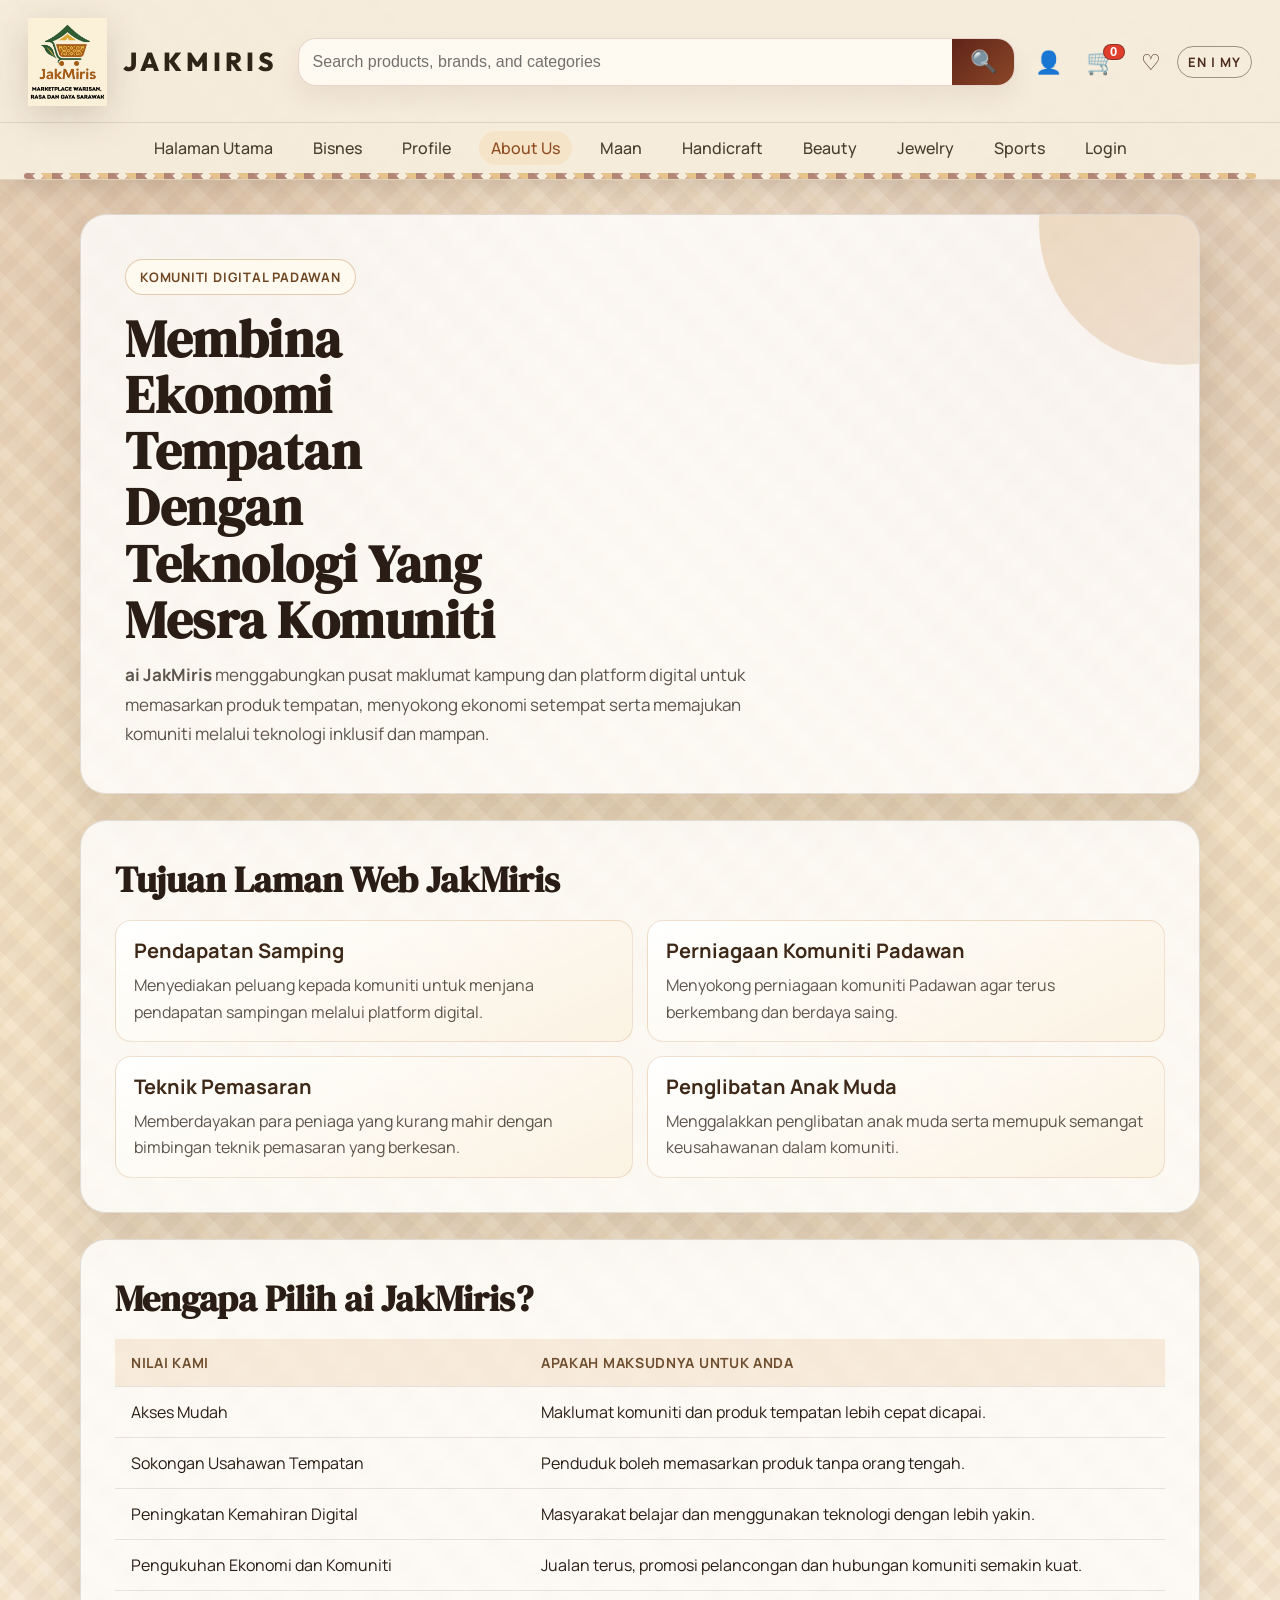
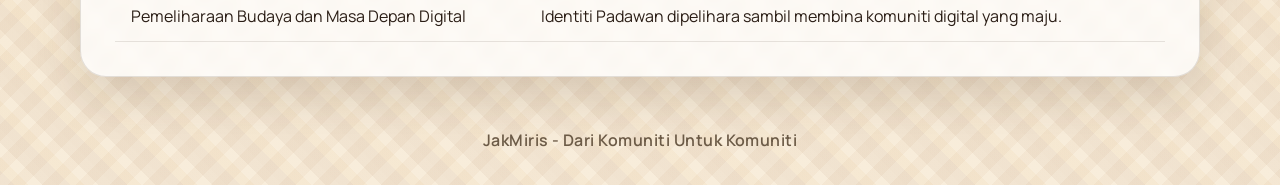
<file: aboutus.html>
<!DOCTYPE html>
<html lang="ms">
<head>
  <meta charset="UTF-8">
  <meta name="viewport" content="width=device-width, initial-scale=1.0">
  <title>Tentang Kami - JakMiris</title>
  <link rel="stylesheet" type="text/css" href="CSS/style.css">
  <link rel="stylesheet" type="text/css" href="CSS/aboutusstyle.css">
</head>
<body class="home-page">
  <div class="page-shell">
    <header class="store-header">
      <div class="top-bar">
        <div class="brand-block">
          <img class="brand-logo" src="ICON/LOGO/Jak Miris Shop (4).png" alt="JakMiris Logo">
          <div class="brand-text">
            <span>JAKMIRIS</span>
          </div>
        </div>
        <div class="search-wrap">
          <input type="text" placeholder="Search products, brands, and categories">
          <button aria-label="Search">🔍</button>
        </div>
        <div class="top-actions">
          <a href="login.html" title="Account" style="text-decoration:none; color:inherit;">👤</a>
          <button class="cart-btn" id="cart-btn" title="Troli beli-belah" type="button" aria-label="Troli beli-belah" aria-controls="cart-panel" aria-expanded="false">
            🛒
            <span class="cart-badge visible" id="cart-badge">0</span>
          </button>
          <span title="Wishlist">♡</span>
          <span title="Language">EN | MY</span>
        </div>
      </div>

      <nav class="sub-nav">
        <a href="index.html">Halaman Utama</a>
        <a href="bisnes.html">Bisnes</a>
        <a href="profile.html">Profile</a>
        <a href="aboutus.html" class="active">About Us</a>
        <a href="maan.html">Maan</a>
        <a href="kraftangan.html">Handicraft</a>
        <a href="beauty.html">Beauty</a>
        <a href="jewerly.html">Jewelry</a>
        <a href="sport.html">Sports</a>
        <a href="login.html">Login</a>
      </nav>
    </header>

    <div class="cart-overlay" id="cart-overlay"></div>
    <aside class="cart-panel" id="cart-panel" aria-hidden="true">
      <div class="cart-panel-head">
        <h3>Troli Anda</h3>
        <button class="cart-close-btn" id="cart-close-btn" type="button" aria-label="Tutup troli">&times;</button>
      </div>
      <div class="cart-items" id="cart-items"></div>
      <div class="cart-panel-foot">
        <span class="cart-total-text" id="cart-total-text">0 item</span>
        <button class="cart-clear-btn" id="cart-clear-btn" type="button">Kosongkan</button>
      </div>
    </aside>

    <main class="about-main">
    <section class="hero-about">
      <p class="eyebrow">Komuniti Digital Padawan</p>
      <h1>Membina Ekonomi Tempatan Dengan Teknologi Yang Mesra Komuniti</h1>
      <p class="lead">
        <strong>ai JakMiris</strong> menggabungkan pusat maklumat kampung dan platform digital untuk
        memasarkan produk tempatan, menyokong ekonomi setempat serta memajukan komuniti melalui
        teknologi inklusif dan mampan.
      </p>
    </section>

    <section class="goals" aria-label="Tujuan Laman Web JakMiris">
      <h2>Tujuan Laman Web JakMiris</h2>
      <div class="goal-grid">
        <article class="goal-card">
          <h3>Pendapatan Samping</h3>
          <p>Menyediakan peluang kepada komuniti untuk menjana pendapatan sampingan melalui platform digital.</p>
        </article>
        <article class="goal-card">
          <h3>Perniagaan Komuniti Padawan</h3>
          <p>Menyokong perniagaan komuniti Padawan agar terus berkembang dan berdaya saing.</p>
        </article>
        <article class="goal-card">
          <h3>Teknik Pemasaran</h3>
          <p>Memberdayakan para peniaga yang kurang mahir dengan bimbingan teknik pemasaran yang berkesan.</p>
        </article>
        <article class="goal-card">
          <h3>Penglibatan Anak Muda</h3>
          <p>Menggalakkan penglibatan anak muda serta memupuk semangat keusahawanan dalam komuniti.</p>
        </article>
      </div>
    </section>

    <section class="value-panel" aria-label="Mengapa pilih ai JakMiris">
      <h2>Mengapa Pilih ai JakMiris?</h2>
      <div class="value-table-wrap">
        <table class="values" role="table" aria-label="Nilai JakMiris">
          <thead>
            <tr>
              <th scope="col">Nilai Kami</th>
              <th scope="col">Apakah Maksudnya Untuk Anda</th>
            </tr>
          </thead>
          <tbody>
            <tr>
              <td>Akses Mudah</td>
              <td>Maklumat komuniti dan produk tempatan lebih cepat dicapai.</td>
            </tr>
            <tr>
              <td>Sokongan Usahawan Tempatan</td>
              <td>Penduduk boleh memasarkan produk tanpa orang tengah.</td>
            </tr>
            <tr>
              <td>Peningkatan Kemahiran Digital</td>
              <td>Masyarakat belajar dan menggunakan teknologi dengan lebih yakin.</td>
            </tr>
            <tr>
              <td>Pengukuhan Ekonomi dan Komuniti</td>
              <td>Jualan terus, promosi pelancongan dan hubungan komuniti semakin kuat.</td>
            </tr>
            <tr>
              <td>Pemeliharaan Budaya dan Masa Depan Digital</td>
              <td>Identiti Padawan dipelihara sambil membina komuniti digital yang maju.</td>
            </tr>
          </tbody>
        </table>
      </div>
    </section>
    </main>

    <footer class="about-footer">
      <p>JakMiris - Dari Komuniti Untuk Komuniti</p>
    </footer>
  </div>

  <script>
    const CART_STORAGE_KEY = 'jakmiris_cart_items';

    const badge = document.getElementById('cart-badge');
    const cartBtn = document.getElementById('cart-btn');
    const cartPanel = document.getElementById('cart-panel');
    const cartOverlay = document.getElementById('cart-overlay');
    const cartCloseBtn = document.getElementById('cart-close-btn');
    const cartClearBtn = document.getElementById('cart-clear-btn');
    const cartItemsEl = document.getElementById('cart-items');
    const cartTotalText = document.getElementById('cart-total-text');

    function getCartItems() {
      try {
        const raw = localStorage.getItem(CART_STORAGE_KEY);
        const parsed = raw ? JSON.parse(raw) : [];
        return Array.isArray(parsed) ? parsed : [];
      } catch (err) {
        return [];
      }
    }

    function saveCartItems(items) {
      localStorage.setItem(CART_STORAGE_KEY, JSON.stringify(items));
    }

    function updateCartBadge() {
      if (!badge) return;
      const count = getCartItems().length;
      badge.textContent = count;
      badge.classList.add('visible');
    }

    function groupCartItems(items) {
      const grouped = new Map();
      items.forEach(item => {
        const name = item && item.name ? item.name : 'Item';
        grouped.set(name, (grouped.get(name) || 0) + 1);
      });
      return grouped;
    }

    function renderCartPanel() {
      if (!cartItemsEl || !cartTotalText || !cartClearBtn) return;
      const items = getCartItems();
      const grouped = groupCartItems(items);

      cartItemsEl.innerHTML = '';

      if (grouped.size === 0) {
        cartItemsEl.innerHTML = '<div class="cart-empty">Troli masih kosong.</div>';
      } else {
        grouped.forEach((qty, name) => {
          const row = document.createElement('div');
          row.className = 'cart-item-row';
          row.innerHTML =
            '<span class="cart-item-name">' + name + '</span>' +
            '<span class="cart-item-qty">x' + qty + '</span>' +
            '<button class="cart-item-remove" data-name="' + name.replace(/"/g, '&quot;') + '" type="button">Buang 1</button>';
          cartItemsEl.appendChild(row);
        });
      }

      cartTotalText.textContent = items.length + (items.length === 1 ? ' item' : ' items');
      cartClearBtn.disabled = items.length === 0;
    }

    function openCartPanel() {
      if (!cartPanel || !cartOverlay || !cartBtn) return;
      renderCartPanel();
      cartPanel.classList.add('open');
      cartOverlay.classList.add('open');
      cartPanel.setAttribute('aria-hidden', 'false');
      cartBtn.setAttribute('aria-expanded', 'true');
    }

    function closeCartPanel() {
      if (!cartPanel || !cartOverlay || !cartBtn) return;
      cartPanel.classList.remove('open');
      cartOverlay.classList.remove('open');
      cartPanel.setAttribute('aria-hidden', 'true');
      cartBtn.setAttribute('aria-expanded', 'false');
    }

    function toggleCartPanel() {
      if (!cartPanel) return;
      if (cartPanel.classList.contains('open')) {
        closeCartPanel();
      } else {
        openCartPanel();
      }
    }

    function removeOneFromCart(itemName) {
      const items = getCartItems();
      const index = items.findIndex(item => (item && item.name ? item.name : 'Item') === itemName);
      if (index !== -1) {
        items.splice(index, 1);
        saveCartItems(items);
        updateCartBadge();
        renderCartPanel();
      }
    }

    updateCartBadge();
    renderCartPanel();

    if (cartBtn) {
      cartBtn.addEventListener('click', toggleCartPanel);
    }
    if (cartCloseBtn) {
      cartCloseBtn.addEventListener('click', closeCartPanel);
    }
    if (cartOverlay) {
      cartOverlay.addEventListener('click', closeCartPanel);
    }
    if (cartClearBtn) {
      cartClearBtn.addEventListener('click', () => {
        saveCartItems([]);
        updateCartBadge();
        renderCartPanel();
      });
    }

    if (cartItemsEl) {
      cartItemsEl.addEventListener('click', (event) => {
        const removeBtn = event.target.closest('.cart-item-remove');
        if (!removeBtn) return;
        removeOneFromCart(removeBtn.dataset.name || 'Item');
      });
    }

    document.addEventListener('keydown', (event) => {
      if (event.key === 'Escape') closeCartPanel();
    });

    window.addEventListener('storage', (event) => {
      if (event.key !== CART_STORAGE_KEY) return;
      updateCartBadge();
      renderCartPanel();
    });
  </script>
</body>
</html>
</file>
<file: CSS/style.css>
@import url('https://fonts.googleapis.com/css2?family=Outfit:wght@400;500;700;800;900&display=swap');

    @font-face {
        font-family: 'Glacial Indifference';
        src: url('path/to/GlacialIndifference-Bold.woff2') format('woff2'),
             url('path/to/GlacialIndifference-Bold.woff') format('woff');
        font-weight: bold;
        font-style: normal;
        font-display: swap;
    }

    .bisnes_margin{
        z-index: 100;
        margin-top: 50px;
        font-size: 30pt;
        font-weight: bolder;
        color: white;
        text-shadow: 2px 2px 5px #333;
        background-color: rgb(235, 201, 52);
        padding: 50px;
    }
    
    body {
        margin: 0;
        padding: 0;
        font-family: Glacial Indifference, sans-serif;
        background: linear-gradient(135deg, #FCF1D9 0%, #E8F4F8 50%, #F0E6FF 100%);
        min-height: 100vh;
        color: #333;
    }

    .home-page {
        --jm-black: #20150d;
        --jm-brown-1: #7a2f22;
        --jm-brown-2: #b86a35;
        --jm-gold: #d7a34a;
        --jm-cream: #f6eddc;
        --jm-white: #ffffff;
        --jm-text: #2a1d15;
        background:
            radial-gradient(circle at 12% 8%, rgba(140, 73, 34, 0.2), transparent 34%),
            radial-gradient(circle at 88% 14%, rgba(108, 46, 30, 0.16), transparent 30%),
            repeating-linear-gradient(
                45deg,
                rgba(128, 72, 38, 0.06) 0 10px,
                rgba(215, 163, 74, 0.06) 10px 20px,
                transparent 20px 30px,
                rgba(128, 72, 38, 0.05) 30px 40px
            ),
            repeating-linear-gradient(
                -45deg,
                rgba(176, 112, 56, 0.05) 0 12px,
                transparent 12px 24px
            ),
            linear-gradient(180deg, #fbf1df 0%, #f3e3c9 50%, #f8eddb 100%);
        color: var(--jm-text);
    }

    .home-page .store-header {
        display: block;
        padding: 0;
        border: 0;
        backdrop-filter: none;
        position: sticky;
        top: 0;
        z-index: 1000;
        background: rgba(246, 237, 220, 0.96);
        color: #2f2418;
        box-shadow: 0 8px 22px rgba(73, 43, 25, 0.16);
        border-bottom: 1px solid rgba(113, 70, 38, 0.16);
    }

    .home-page .top-bar {
        display: grid;
        grid-template-columns: auto minmax(280px, 1fr) auto;
        align-items: center;
        gap: 20px;
        padding: 18px 28px 16px;
    }

    .home-page .brand-block {
        display: flex;
        align-items: center;
        gap: 16px;
        color: #2f2418;
    }

    .home-page .brand-logo {
        height: 88px;
        width: auto;
        filter: drop-shadow(0 10px 18px rgba(63, 38, 21, 0.18));
    }

    .home-page .brand-text {
        display: flex;
        flex-direction: column;
        gap: 4px;
    }

    .home-page .brand-text span {
        font-family: 'Outfit', Glacial Indifference, sans-serif;
        letter-spacing: 4px;
        font-weight: 800;
        font-size: 26px;
        line-height: 1;
    }

    .home-page .brand-text small {
        font-size: 13px;
        letter-spacing: 0.08em;
        text-transform: uppercase;
        color: rgba(47, 36, 24, 0.74);
    }

    .home-page .search-wrap {
        display: flex;
        align-items: center;
        width: 100%;
        max-width: 100%;
        margin: 0;
        background: rgba(255, 251, 243, 0.95);
        border: 1px solid rgba(122, 47, 34, 0.18);
        border-radius: 18px;
        overflow: hidden;
        box-shadow: 0 12px 22px rgba(90, 56, 32, 0.08);
    }

    .home-page .search-wrap input {
        flex: 1;
        border: none;
        outline: none;
        background: transparent;
        color: #222222;
        font-size: 16px;
        padding: 12px 14px;
    }

    .home-page .search-wrap input::placeholder {
        color: rgba(0, 0, 0, 0.55);
    }

    .home-page .search-wrap button {
        border: none;
        background: linear-gradient(135deg, #5f2419 0%, #8b4728 100%);
        color: #ffffff;
        width: 62px;
        height: 46px;
        font-size: 22px;
        cursor: pointer;
    }

    .home-page .top-actions {
        display: flex;
        align-items: center;
        gap: 16px;
        font-size: 22px;
        white-space: nowrap;
        color: #4c2d1d;
    }

    .home-page .top-actions span:last-child {
        font-size: 13px;
        font-weight: 700;
        letter-spacing: 1px;
        border: 1px solid rgba(47, 36, 24, 0.45);
        padding: 6px 10px;
        border-radius: 20px;
    }

    .home-page .sub-nav {
        display: flex;
        align-items: center;
        justify-content: center;
        gap: 16px;
        padding: 8px 24px 14px;
        flex-wrap: wrap;
        overflow-x: visible;
        border-top: 1px solid rgba(47, 36, 24, 0.12);
        scrollbar-width: thin;
        position: relative;
    }

    .home-page .sub-nav::after {
        content: "";
        position: absolute;
        left: 24px;
        right: 24px;
        bottom: 0;
        height: 6px;
        background:
            linear-gradient(45deg, transparent 25%, rgba(122, 47, 34, 0.95) 25%, rgba(122, 47, 34, 0.95) 50%, transparent 50%, transparent 75%, rgba(215, 163, 74, 0.95) 75%),
            linear-gradient(-45deg, transparent 25%, rgba(184, 106, 53, 0.8) 25%, rgba(184, 106, 53, 0.8) 50%, transparent 50%, transparent 75%, rgba(122, 47, 34, 0.8) 75%);
        background-size: 28px 16px;
        border-radius: 999px;
        opacity: 0.55;
    }

    .home-page .sub-nav a {
        text-decoration: none;
        color: rgba(47, 36, 24, 0.88);
        font-size: 16px;
        font-weight: 500;
        white-space: nowrap;
        padding: 6px 12px;
        border-radius: 999px;
        transition: background 0.2s ease, color 0.2s ease;
    }

    .home-page .sub-nav a:hover,
    .home-page .sub-nav a.active {
        background: #f6e4c8;
        color: #8f4c20;
    }

    .kraft-page .store-header {
        background: #fcf1da;
        color: #2f2418;
    }

    .kraft-page .brand-block {
        color: #2f2418;
    }

    .kraft-page .search-wrap {
        background: #fffaf0;
        border: 2px solid #bfa17a;
    }

    .kraft-page .search-wrap input {
        color: #2f2418;
    }

    .kraft-page .search-wrap input::placeholder {
        color: rgba(47, 36, 24, 0.65);
    }

    .kraft-page .search-wrap button {
        background: #4a3a2b;
        color: #fffaf0;
    }

    .kraft-page .top-actions {
        color: #2f2418;
    }

    .kraft-page .top-actions span:last-child {
        border: 1px solid rgba(47, 36, 24, 0.45);
    }

    .kraft-page .sub-nav {
        border-top: 1px solid rgba(47, 36, 24, 0.15);
    }

    .kraft-page .sub-nav a {
        color: rgba(47, 36, 24, 0.86);
    }

    .kraft-page .sub-nav a:hover,
    .kraft-page .sub-nav a.active {
        color: #1f150c;
    }

    .kraft-page .kraft-products {
        width: min(1400px, calc(100% - 48px));
        margin: 12px auto 72px;
        padding: 0;
        display: block;
    }

    .maan-page .maan-products {
        width: min(1400px, calc(100% - 48px));
        margin: 24px auto 72px;
        padding: 0;
        display: block;
    }

    .maan-page {
        background:
            radial-gradient(circle at 12% 8%, rgba(148, 72, 33, 0.18), transparent 28%),
            radial-gradient(circle at 82% 14%, rgba(80, 113, 44, 0.14), transparent 30%),
            linear-gradient(180deg, #fff6e8 0%, #f8ebd5 46%, #f3e4cb 100%);
    }

    .maan-page .maan-hero {
        width: min(1400px, calc(100% - 48px));
        margin: 26px auto 0;
        padding: 34px 34px 30px;
        border-radius: 28px;
        display: grid;
        grid-template-columns: minmax(280px, 1.25fr) minmax(280px, 0.95fr);
        gap: 26px;
        background:
            linear-gradient(132deg, rgba(87, 45, 28, 0.95) 0%, rgba(146, 82, 37, 0.94) 45%, rgba(194, 131, 59, 0.94) 100%);
        border: 1px solid rgba(255, 232, 200, 0.35);
        box-shadow: 0 22px 40px rgba(92, 54, 24, 0.2);
        position: relative;
        overflow: hidden;
    }

    .maan-page .maan-hero::after {
        content: "";
        position: absolute;
        right: -40px;
        top: 0;
        width: 48%;
        height: 100%;
        background:
            linear-gradient(45deg, transparent 40%, rgba(255, 231, 195, 0.22) 40%, rgba(255, 231, 195, 0.22) 50%, transparent 50%, transparent 60%, rgba(255, 231, 195, 0.22) 60%),
            linear-gradient(-45deg, transparent 40%, rgba(255, 246, 229, 0.14) 40%, rgba(255, 246, 229, 0.14) 50%, transparent 50%, transparent 60%, rgba(255, 246, 229, 0.14) 60%);
        background-size: 52px 52px;
        opacity: 0.9;
        clip-path: polygon(18% 0, 100% 0, 100% 100%, 0 100%);
    }

    .maan-page .maan-hero-copy,
    .maan-page .maan-hero-stats {
        position: relative;
        z-index: 1;
    }

    .maan-page .maan-eyebrow {
        margin: 0 0 10px;
        font-size: 13px;
        font-weight: 800;
        letter-spacing: 0.15em;
        text-transform: uppercase;
        color: rgba(255, 241, 219, 0.85);
    }

    .maan-page .maan-hero h1 {
        margin: 0;
        font-size: clamp(30px, 3.6vw, 48px);
        line-height: 1.06;
        color: #fff8ec;
        max-width: 13ch;
    }

    .maan-page .maan-lead {
        margin: 16px 0 0;
        max-width: 55ch;
        color: rgba(255, 243, 220, 0.88);
        font-size: 16px;
        line-height: 1.72;
    }

    .maan-page .maan-hero-stats {
        display: grid;
        grid-template-columns: repeat(3, minmax(0, 1fr));
        gap: 12px;
        align-content: end;
    }

    .maan-page .maan-hero-stats article {
        padding: 16px 14px;
        border-radius: 16px;
        background: rgba(255, 247, 232, 0.18);
        border: 1px solid rgba(255, 231, 198, 0.38);
        text-align: center;
        backdrop-filter: blur(2px);
    }

    .maan-page .maan-hero-stats strong {
        display: block;
        color: #fff9ef;
        font-size: 28px;
        line-height: 1;
        margin-bottom: 7px;
    }

    .maan-page .maan-hero-stats span {
        display: block;
        color: rgba(255, 242, 219, 0.86);
        font-size: 12px;
        letter-spacing: 0.04em;
        text-transform: uppercase;
        font-weight: 700;
    }

    .maan-page .maan-products .products-toolbar {
        margin-bottom: 20px;
        padding: 18px 20px;
        border-radius: 20px;
        background: rgba(255, 247, 234, 0.86);
        border: 1px solid rgba(153, 104, 57, 0.2);
        box-shadow: 0 10px 22px rgba(96, 64, 35, 0.08);
    }

    .maan-page .maan-products .products-sort {
        background: rgba(255, 244, 225, 0.95);
        border-color: rgba(156, 104, 54, 0.35);
        box-shadow: 0 8px 18px rgba(98, 67, 38, 0.1);
    }

    .maan-page .maan-products .product-card {
        border-color: rgba(188, 142, 92, 0.32);
        box-shadow: 0 16px 34px rgba(87, 56, 30, 0.12);
    }

    .maan-page .maan-products .product-badge {
        background: #f8d69d;
        color: #784417;
    }

    .maan-page .maan-products .product-badge.muted {
        background: #f1ddbc;
        color: #7a5538;
    }

    .kraft-page .products-toolbar {
        display: flex;
        justify-content: space-between;
        align-items: center;
        gap: 24px;
        margin-bottom: 28px;
    }

    .kraft-page .products-label {
        margin: 0 0 8px;
        font-size: 14px;
        font-weight: 700;
        letter-spacing: 0.12em;
        text-transform: uppercase;
        color: #8b6743;
    }

    .kraft-page .products-toolbar h2 {
        margin: 0;
        font-size: clamp(28px, 3vw, 40px);
        color: #2f2418;
    }

    .kraft-page .products-sort {
        min-width: 180px;
        padding: 16px 20px;
        border: 1px solid #d8c2a7;
        border-radius: 16px;
        background: rgba(255, 250, 240, 0.88);
        display: flex;
        justify-content: space-between;
        align-items: center;
        gap: 12px;
        color: #5c4330;
        box-shadow: 0 10px 30px rgba(98, 67, 38, 0.08);
    }

    .kraft-page .products-sort span {
        font-size: 14px;
    }

    .kraft-page .products-sort strong {
        font-size: 17px;
        color: #2f2418;
    }

    .kraft-page .product-grid {
        display: grid;
        grid-template-columns: repeat(auto-fit, minmax(235px, 1fr));
        gap: 26px;
    }

    .kraft-page .product-card {
        position: relative;
        background: rgba(255, 250, 240, 0.95);
        border-radius: 24px;
        overflow: hidden;
        box-shadow: 0 18px 40px rgba(92, 67, 48, 0.14);
        border: 1px solid rgba(191, 161, 122, 0.34);
        transition: transform 0.22s ease, box-shadow 0.22s ease;
    }

    .kraft-page .product-card:hover {
        transform: translateY(-6px);
        box-shadow: 0 24px 44px rgba(92, 67, 48, 0.18);
    }

    .kraft-page .product-badge {
        position: absolute;
        top: 16px;
        left: 16px;
        z-index: 1;
        padding: 8px 12px;
        border-radius: 999px;
        background: #ffe3a6;
        color: #7b4f12;
        font-size: 13px;
        font-weight: 800;
    }

    .kraft-page .product-badge.muted {
        background: #efe3d5;
        color: #73553b;
    }

    .kraft-page .product-image-frame {
        height: 290px;
        background: linear-gradient(180deg, #fff6e8 0%, #f4ddbe 100%);
        display: flex;
        align-items: center;
        justify-content: center;
        overflow: hidden;
    }

    .kraft-page .product-image-frame img {
        width: 100%;
        height: 100%;
        object-fit: cover;
        display: block;
    }

    .kraft-page .product-meta {
        padding: 18px 18px 20px;
    }

    .kraft-page .product-meta h3 {
        margin: 0 0 8px;
        font-size: 25px;
        line-height: 1.35;
        color: #20160f;
    }

    .kraft-page .product-subtitle {
        margin: 0 0 14px;
        font-size: 14px;
        line-height: 1.5;
        color: #6c5542;
    }

    .kraft-page .stars {
        display: flex;
        align-items: center;
        gap: 4px;
        margin-bottom: 14px;
        font-size: 15px;
    }

    .kraft-page .stars .filled {
        color: #f0a11a;
    }

    .kraft-page .stars .nofilled {
        color: #cbb7a0;
    }

    .kraft-page .rating-count {
        margin-left: 4px;
        color: #7a6757;
        font-size: 14px;
    }

    .kraft-page .product-summary {
        display: flex;
        align-items: baseline;
        justify-content: space-between;
        gap: 12px;
        margin-bottom: 18px;
    }

    .kraft-page .price {
        margin: 0;
        font-size: 35px;
        font-weight: 900;
        color: #d25f1e;
    }

    .kraft-page .sold {
        font-size: 14px;
        font-weight: 700;
        color: #5d4b3f;
    }

    .kraft-page .product-action {
        width: 100%;
        border: none;
        border-radius: 14px;
        padding: 14px 16px;
        background: #34261b;
        color: #fffaf0;
        font-size: 15px;
        font-weight: 700;
        cursor: pointer;
    }

    .kraft-page .product-action:hover {
        background: #241911;
    }

    .kraft-page .kraft-products .product-grid {
        grid-template-columns: repeat(4, minmax(0, 1fr));
        grid-auto-rows: 1fr;
        align-items: stretch;
        column-gap: 24px;
        row-gap: 26px;
    }

    .kraft-page .kraft-products .product-card {
        display: flex;
        flex-direction: column;
        height: 100%;
    }

    .kraft-page .kraft-products .product-image-frame {
        height: 210px;
    }

    .kraft-page .kraft-products .product-meta {
        display: flex;
        flex-direction: column;
        flex: 1;
        padding: 14px 14px 16px;
    }

    .kraft-page .kraft-products .product-meta h3 {
        font-size: 16px;
        margin-bottom: 6px;
    }

    .kraft-page .kraft-products .product-subtitle {
        font-size: 12px;
        margin-bottom: 10px;
    }

    .kraft-page .kraft-products .stars {
        font-size: 13px;
        margin-bottom: 10px;
    }

    .kraft-page .kraft-products .product-summary {
        margin-bottom: 12px;
    }

    .kraft-page .kraft-products .product-action {
        margin-top: auto;
    }

    .kraft-page .kraft-products .price {
        font-size: 22px;
    }

    .kraft-page .kraft-products .sold {
        font-size: 12px;
    }

    .kraft-page .kraft-products .product-badge {
        top: 10px;
        left: 10px;
        padding: 6px 10px;
        font-size: 11px;
    }

    .kraft-page .kraft-products .product-action {
        padding: 10px 12px;
        font-size: 13px;
    }

    .maan-page .maan-products .product-grid {
        grid-template-columns: repeat(4, minmax(0, 1fr));
        gap: 16px;
    }

    .maan-page .maan-products .product-image-frame {
        height: 190px;
        overflow: hidden;
    }

    .maan-page .maan-products .product-image-frame img {
        width: 100%;
        height: 100%;
        object-fit: cover;
        display: block;
    }

    .maan-page .maan-products .product-meta {
        padding: 12px 12px 14px;
    }

    .maan-page .maan-products .product-meta h3 {
        font-size: 16px;
        margin-bottom: 6px;
    }

    .maan-page .maan-products .product-subtitle {
        font-size: 12px;
        margin-bottom: 10px;
    }

    .maan-page .maan-products .stars {
        font-size: 13px;
        margin-bottom: 10px;
    }

    .maan-page .maan-products .product-summary {
        margin-bottom: 12px;
    }

    .maan-page .maan-products .price {
        font-size: 22px;
    }

    .maan-page .maan-products .sold {
        font-size: 12px;
    }

    .maan-page .maan-products .product-badge {
        top: 10px;
        left: 10px;
        padding: 6px 10px;
        font-size: 11px;
    }

    .maan-page .maan-products .product-action {
        padding: 10px 12px;
        font-size: 13px;
    }

    @media (max-width: 1260px) {
        .kraft-page .kraft-products .product-grid {
            grid-template-columns: repeat(3, minmax(0, 1fr));
        }

        .maan-page .maan-products .product-grid {
            grid-template-columns: repeat(3, minmax(0, 1fr));
        }
    }

    @media (max-width: 980px) {
        .kraft-page .kraft-products .product-grid {
            grid-template-columns: repeat(2, minmax(0, 1fr));
        }

        .maan-page .maan-products .product-grid {
            grid-template-columns: repeat(3, minmax(0, 1fr));
        }
    }

    @media (max-width: 900px) {
        .kraft-page .products-toolbar {
            flex-direction: column;
            align-items: stretch;
        }

        .kraft-page .products-sort {
            width: 100%;
            box-sizing: border-box;
        }

        .maan-page .maan-hero {
            grid-template-columns: 1fr;
            padding: 26px 22px;
        }

        .maan-page .maan-hero-stats {
            grid-template-columns: repeat(3, minmax(0, 1fr));
        }
    }

    @media (max-width: 640px) {
        .kraft-page .kraft-products {
            width: calc(100% - 24px);
            margin: 32px auto 48px;
        }

        .maan-page .maan-products {
            width: calc(100% - 24px);
            margin: 32px auto 48px;
        }

        .maan-page .maan-hero {
            width: calc(100% - 24px);
            padding: 22px 16px;
            margin-top: 20px;
        }

        .maan-page .maan-hero h1 {
            max-width: none;
        }

        .maan-page .maan-lead {
            font-size: 14px;
            line-height: 1.65;
        }

        .maan-page .maan-hero-stats {
            grid-template-columns: 1fr;
        }

        .kraft-page .kraft-products .product-grid {
            grid-template-columns: 1fr;
            gap: 20px;
        }

        .maan-page .maan-products .product-grid {
            grid-template-columns: repeat(2, minmax(0, 1fr));
            gap: 12px;
        }

        .kraft-page .product-image-frame {
            height: 240px;
        }

        .maan-page .maan-products .product-image-frame {
            height: 160px;
        }
    }

    .home-page.kraft-page .categories {
        width: min(1380px, calc(100% - 40px));
        margin: 10px auto 12px;
        padding: 8px 4px 0;
        background: transparent;
        border: 0;
    }

    .home-page.kraft-page .categories h2 {
        margin: 0 0 10px;
        font-size: 13px;
        font-weight: 700;
        letter-spacing: 0.08em;
        text-transform: uppercase;
        color: #9a7a55;
    }

    .home-page.kraft-page .categories .category-list {
        display: flex;
        align-items: center;
        gap: 18px;
        overflow-x: auto;
        scrollbar-width: none;
        padding: 0 0 8px;
    }

    .home-page.kraft-page .categories .category-list::-webkit-scrollbar {
        display: none;
    }

    .home-page.kraft-page .categories .category-btn {
        border: 0;
        border-radius: 0;
        background: transparent;
        color: #744f2f;
        font-size: 24px;
        font-weight: 500;
        padding: 6px 0;
        white-space: nowrap;
        cursor: pointer;
        border-bottom: 2px solid transparent;
        transition: color 0.2s ease, border-color 0.2s ease;
    }

    .home-page.kraft-page .categories .category-btn:hover {
        color: #ee4d2d;
    }

    .home-page.kraft-page .categories .category-btn.active {
        color: #ee4d2d;
        border-bottom-color: #ee4d2d;
        font-weight: 700;
    }

    @media (max-width: 900px) {
        .home-page.kraft-page .categories {
            width: calc(100% - 24px);
        }

        .home-page.kraft-page .categories .category-list {
            gap: 14px;
        }

        .home-page.kraft-page .categories .category-btn {
            font-size: 14px;
        }
    }

    .home-page .promo-banner {
        width: min(1180px, calc(100% - 72px));
        margin: 20px auto 16px;
        padding: 22px 22px;
        border-radius: 28px;
        background:
            linear-gradient(125deg, rgba(82, 27, 20, 0.95) 0%, rgba(122, 47, 34, 0.94) 42%, rgba(184, 106, 53, 0.94) 100%);
        display: grid;
        grid-template-columns: auto minmax(210px, 0.9fr) minmax(420px, 1.45fr) auto;
        align-items: center;
        gap: 16px;
        position: relative;
        overflow: hidden;
        box-shadow: 0 24px 44px rgba(86, 46, 27, 0.18);
    }

    .home-page .promo-banner::before {
        content: "";
        position: absolute;
        inset: 18px;
        border-radius: 22px;
        border: 1px solid rgba(255, 240, 217, 0.24);
        pointer-events: none;
    }

    .home-page .promo-banner::after {
        content: "";
        position: absolute;
        top: 0;
        right: 0;
        width: 42%;
        height: 100%;
        background:
            linear-gradient(45deg, transparent 41%, rgba(255, 222, 170, 0.22) 41%, rgba(255, 222, 170, 0.22) 50%, transparent 50%, transparent 59%, rgba(255, 222, 170, 0.22) 59%),
            linear-gradient(-45deg, transparent 41%, rgba(255, 246, 226, 0.12) 41%, rgba(255, 246, 226, 0.12) 50%, transparent 50%, transparent 59%, rgba(255, 246, 226, 0.12) 59%);
        background-size: 54px 54px;
        opacity: 0.9;
        clip-path: polygon(18% 0, 100% 0, 100% 100%, 0 100%);
    }

    .home-page .promo-copy {
        color: var(--jm-white);
        z-index: 1;
        max-width: 360px;
    }

    .home-page .promo-copy .eyebrow {
        margin: 0;
        font-size: 14px;
        font-weight: 700;
        letter-spacing: 0.16em;
        text-transform: uppercase;
        color: rgba(255, 239, 214, 0.82);
    }

    .home-page .promo-copy h1 {
        margin: 10px 0 12px;
        font-size: clamp(32px, 4.4vw, 52px);
        line-height: 0.97;
        font-weight: 900;
        max-width: 10ch;
    }

    .home-page .promo-lead {
        margin: 0;
        max-width: 46ch;
        font-size: 15px;
        line-height: 1.6;
        color: rgba(255, 246, 231, 0.86);
    }

    .home-page .promo-actions {
        display: flex;
        align-items: center;
        gap: 16px;
        margin-top: 18px;
        flex-wrap: wrap;
    }

    .home-page .promo-copy a {
        display: inline-block;
        text-decoration: none;
        color: #4e2615;
        background: linear-gradient(135deg, #f3d8a1 0%, #f9ecd1 100%);
        border: none;
        border-radius: 999px;
        padding: 13px 28px;
        font-size: 16px;
        font-weight: 700;
        transition: transform 0.2s ease, box-shadow 0.2s ease;
        box-shadow: 0 12px 20px rgba(42, 18, 10, 0.16);
    }

    .home-page .promo-copy a:hover {
        transform: translateY(-2px);
        box-shadow: 0 16px 26px rgba(42, 18, 10, 0.22);
    }

    .home-page .promo-note {
        font-size: 13px;
        letter-spacing: 0.05em;
        color: rgba(255, 238, 210, 0.84);
    }

    .home-page .identity-chips {
        display: flex;
        flex-wrap: wrap;
        gap: 10px;
        margin-top: 16px;
    }

    .home-page .identity-chips span {
        padding: 8px 14px;
        border-radius: 999px;
        background: rgba(255, 245, 228, 0.12);
        border: 1px solid rgba(255, 233, 195, 0.24);
        color: #fff3da;
        font-size: 13px;
        font-weight: 700;
        letter-spacing: 0.03em;
    }

    .home-page .promo-cards {
        display: grid;
        grid-template-columns: repeat(3, minmax(0, 1fr));
        gap: 14px;
        z-index: 1;
        width: 100%;
        justify-self: stretch;
    }

    .home-page .promo-card {
        background: rgba(255, 245, 229, 0.16);
        border-radius: 22px;
        padding: 8px;
        position: relative;
        box-shadow: 0 16px 28px rgba(28, 10, 5, 0.18);
        border: 1px solid rgba(255, 238, 212, 0.18);
    }

    .home-page .promo-card:nth-child(2) {
        transform: translateY(14px);
    }

    .home-page .promo-card img {
        width: 100%;
        height: 380px;
        object-fit: cover;
        border-radius: 16px;
        display: block;
    }

    .home-page .price-tag {
        position: absolute;
        bottom: 14px;
        left: 50%;
        transform: translateX(-50%);
        background: rgba(248, 239, 224, 0.96);
        color: #7a2f22;
        font-weight: 800;
        padding: 6px 16px;
        border-radius: 999px;
        font-size: 14px;
    }

    .home-page .slide-btn {
        width: 38px;
        height: 38px;
        border-radius: 50%;
        border: none;
        font-size: 20px;
        cursor: pointer;
        background: rgba(246, 225, 191, 0.94);
        color: #422d24;
        z-index: 1;
        box-shadow: 0 10px 18px rgba(32, 12, 6, 0.18);
    }

    .home-page .sarawak-story {
        width: min(1380px, calc(100% - 40px));
        margin: 0 auto 24px;
        padding: 28px;
        border-radius: 24px;
        display: grid;
        grid-template-columns: minmax(320px, 1.2fr) minmax(320px, 1fr);
        gap: 28px;
        background: rgba(255, 249, 239, 0.78);
        border: 1px solid rgba(137, 84, 44, 0.14);
        box-shadow: 0 16px 30px rgba(89, 58, 36, 0.08);
        position: relative;
        overflow: hidden;
    }

    .home-page .sarawak-story::before {
        content: "";
        position: absolute;
        left: 24px;
        right: 24px;
        top: 0;
        height: 8px;
        background:
            linear-gradient(45deg, rgba(122, 47, 34, 0.95) 25%, transparent 25%, transparent 50%, rgba(184, 106, 53, 0.9) 50%, rgba(184, 106, 53, 0.9) 75%, transparent 75%),
            linear-gradient(-45deg, rgba(215, 163, 74, 0.8) 25%, transparent 25%, transparent 50%, rgba(122, 47, 34, 0.85) 50%, rgba(122, 47, 34, 0.85) 75%, transparent 75%);
        background-size: 34px 18px;
        border-radius: 999px;
    }

    .home-page .story-copy,
    .home-page .story-highlights {
        position: relative;
        z-index: 1;
    }

    .home-page .story-label,
    .home-page .section-label {
        margin: 0 0 10px;
        font-size: 13px;
        font-weight: 800;
        letter-spacing: 0.16em;
        text-transform: uppercase;
        color: #9b5f28;
    }

    .home-page .story-copy h2,
    .home-page .section-intro h2 {
        margin: 0 0 14px;
        font-size: clamp(28px, 3vw, 42px);
        line-height: 1.1;
        color: #2f1b12;
    }

    .home-page .story-copy p:last-child,
    .home-page .section-intro p:last-child {
        margin: 0;
        font-size: 16px;
        line-height: 1.8;
        color: #6b4c38;
    }

    .home-page .story-highlights {
        display: grid;
        grid-template-columns: repeat(3, minmax(0, 1fr));
        gap: 14px;
    }

    .home-page .story-highlights article {
        padding: 20px 18px;
        border-radius: 20px;
        background: linear-gradient(180deg, rgba(255, 255, 255, 0.95) 0%, rgba(248, 236, 214, 0.92) 100%);
        border: 1px solid rgba(155, 95, 40, 0.16);
        min-height: 170px;
    }

    .home-page .story-highlights strong {
        display: block;
        margin-bottom: 10px;
        font-size: 18px;
        color: #4f291b;
    }

    .home-page .story-highlights span {
        display: block;
        font-size: 14px;
        line-height: 1.7;
        color: #755240;
    }

    /* ── Deals & Trends Row ── */
    .home-page .deals-row {
        width: min(1380px, calc(100% - 40px));
        margin: 22px auto;
        display: grid;
        grid-template-columns: 1fr 1fr;
        gap: 20px;
    }

    .home-page .deals-panel {
        background: rgba(255, 252, 246, 0.94);
        border-radius: 20px;
        padding: 20px 22px;
        box-shadow: 0 12px 26px rgba(71, 43, 25, 0.08);
        border-top: 4px solid #7a2f22;
        border-left: 1px solid rgba(151, 88, 42, 0.12);
        border-right: 1px solid rgba(151, 88, 42, 0.12);
    }

    .home-page .deals-header {
        display: flex;
        align-items: center;
        justify-content: space-between;
        margin-bottom: 16px;
    }

    .home-page .deals-header h2 {
        font-size: 22px;
        font-weight: 900;
        margin: 0;
        color: #1d140c;
        font-style: italic;
        letter-spacing: -0.5px;
    }

    .home-page .deals-header h2 span {
        color: #9b5f28;
    }

    .home-page .deals-more {
        text-decoration: none;
        color: #999;
        font-size: 22px;
        font-weight: 600;
        line-height: 1;
        transition: color 0.2s;
    }

    .home-page .deals-more:hover {
        color: #1d140c;
    }

    .home-page .deals-grid {
        display: grid;
        grid-template-columns: repeat(3, 1fr);
        gap: 10px;
    }

    .home-page .deal-card {
        display: flex;
        flex-direction: column;
        gap: 6px;
        cursor: pointer;
    }

    .home-page .deal-card img {
        width: 100%;
        aspect-ratio: 3 / 4;
        object-fit: cover;
        border-radius: 8px;
        display: block;
        transition: transform 0.25s ease;
    }

    .home-page .deal-card:hover img {
        transform: scale(1.03);
    }

    .home-page .deal-price {
        color: #9b5f28;
        font-size: 12px;
        font-weight: 600;
        line-height: 1.3;
    }

    .home-page .deal-price b {
        font-size: 18px;
        font-weight: 900;
    }

    .home-page .deal-tag {
        font-size: 11px;
        color: #888;
        font-weight: 500;
        display: inline-block;
        padding: 2px 7px;
        border-radius: 20px;
        background: #f3f3f3;
    }

    .home-page .flash-tag {
        color: #7a2f22;
        background: #f9e5d7;
    }
    .home-page .trend-tag {
        color: #7d4c1f;
        background: #f2e4c4;
    }

    /* ── Product Grid ── */
    .home-page .products-section {
        width: min(1380px, calc(100% - 40px));
        margin: 0 auto 56px;
    }

    .home-page .section-intro {
        margin-bottom: 24px;
        padding: 0 4px;
    }

    .home-page .home-products-grid {
        display: grid;
        grid-template-columns: repeat(auto-fit, minmax(190px, 1fr));
        gap: 18px;
    }

    .home-page .home-products-category {
        margin-bottom: 28px;
    }

    .home-page .home-category-head {
        margin: 0 0 14px;
        font-size: 13px;
        font-weight: 800;
        letter-spacing: 0.12em;
        text-transform: uppercase;
        color: #8b5a2b;
    }

    .home-page .home-product {
        background: rgba(255, 252, 247, 0.96);
        border-radius: 22px;
        overflow: hidden;
        box-shadow: 0 12px 24px rgba(68, 40, 23, 0.08);
        transition: transform 0.22s ease, box-shadow 0.22s ease;
        cursor: pointer;
        position: relative;
        border: 1px solid rgba(156, 98, 56, 0.12);
    }

    .home-page .home-product:hover {
        transform: translateY(-5px);
        box-shadow: 0 8px 24px rgba(0, 0, 0, 0.13);
    }

    .home-page .home-product-img-wrap {
        position: relative;
        overflow: hidden;
    }

    .home-page .home-product img {
        width: 100%;
        aspect-ratio: 4 / 5;
        max-height: 220px;
        object-fit: cover;
        display: block;
        transition: transform 0.35s ease;
    }

    .home-page .home-product:hover img {
        transform: scale(1.06);
    }

    .home-page .hp-wishlist {
        position: absolute;
        top: 10px;
        right: 10px;
        width: 32px;
        height: 32px;
        border-radius: 50%;
        background: rgba(255,255,255,0.88);
        display: flex;
        align-items: center;
        justify-content: center;
        font-size: 16px;
        opacity: 0;
        transition: opacity 0.2s ease;
        pointer-events: none;
    }

    .home-page .home-product:hover .hp-wishlist {
        opacity: 1;
    }

    .home-page .hp-info {
        padding: 12px 13px 15px;
    }

    .home-page .hp-price {
        color: #9b5f28;
        font-weight: 800;
        font-size: 16px;
        margin: 0 0 6px;
    }

    .home-page .hp-tag {
        color: #6f4422;
        font-size: 11px;
        font-weight: 500;
        display: inline-block;
        padding: 4px 10px;
        border-radius: 20px;
        background: #f4e7cd;
    }

    .home-page .quick-categories {
        width: min(1380px, calc(100% - 40px));
        margin: 22px auto 0;
        display: flex;
        justify-content: flex-start;
        align-items: center;
        gap: 40px;
        padding: 0 4px 14px;
        border-bottom: 2px solid #e4e4e4;
        overflow-x: auto;
        scrollbar-width: none;
        background: #fff;
        border-radius: 10px 10px 0 0;
        padding-top: 18px;
        padding-left: 22px;
        padding-right: 22px;
    }

    .home-page .quick-categories::-webkit-scrollbar {
        display: none;
    }

    .home-page .quick-item {
        text-decoration: none;
        color: #2f2418;
        text-align: center;
        font-size: 16px;
        font-weight: 500;
        padding-bottom: 10px;
        white-space: nowrap;
        position: relative;
        transition: color 0.2s ease;
    }

    .home-page .quick-item:hover {
        color: #1d140c;
    }

    .home-page .quick-item.active {
        font-weight: 700;
        color: #1d140c;
    }

    .home-page .quick-item.active::after {
        content: "";
        position: absolute;
        left: 0;
        right: 0;
        bottom: -14px;
        height: 3px;
        border-radius: 3px;
        background: #4a3a2b;
    }

    @media (max-width: 1100px) {
        .home-page .top-bar {
            grid-template-columns: 1fr;
            gap: 14px;
        }

        .home-page .brand-block,
        .home-page .top-actions {
            justify-content: center;
        }

        .home-page .promo-banner {
            grid-template-columns: 1fr;
            padding: 24px;
        }

        .home-page .promo-banner::after {
            width: 100%;
            height: 38%;
            top: auto;
            bottom: 0;
            clip-path: polygon(0 18%, 100% 0, 100% 100%, 0 100%);
        }

        .home-page .slide-btn {
            display: none;
        }

        .home-page .promo-copy {
            text-align: center;
            max-width: none;
        }

        .home-page .promo-copy h1 {
            font-size: 44px;
            max-width: none;
        }

        .home-page .promo-copy a {
            font-size: 15px;
        }

        .home-page .promo-actions,
        .home-page .identity-chips {
            justify-content: center;
        }

        .home-page .sarawak-story {
            grid-template-columns: 1fr;
        }

        .home-page .story-highlights {
            grid-template-columns: repeat(3, minmax(0, 1fr));
        }

        .home-page .quick-categories {
            justify-content: flex-start;
            gap: 30px;
        }
    }

    @media (max-width: 680px) {
        .home-page .brand-block {
            gap: 12px;
        }

        .home-page .brand-logo {
            height: 62px;
        }

        .home-page .brand-text span {
            font-size: 26px;
            letter-spacing: 0.16em;
        }

        .home-page .brand-text small {
            font-size: 11px;
        }

        .home-page .search-wrap input {
            font-size: 14px;
        }

        .home-page .sub-nav {
            gap: 16px;
            padding: 10px 16px 12px;
        }

        .home-page .sub-nav a {
            font-size: 15px;
        }

        .home-page .promo-cards {
            grid-template-columns: 1fr;
        }

        .home-page .promo-card:nth-child(2) {
            transform: none;
        }

        .home-page .promo-card img {
            height: 290px;
        }

        .home-page .price-tag {
            font-size: 13px;
        }

        .home-page .quick-categories {
            gap: 22px;
            padding-bottom: 10px;
        }

        .home-page .quick-item {
            font-size: 15px;
        }

        .home-page .sarawak-story {
            padding: 22px 18px;
        }

        .home-page .story-highlights {
            grid-template-columns: 1fr;
        }

        .home-page .story-highlights article {
            min-height: auto;
        }
    }

    header {
        display: flex;
        align-items: center;
        justify-content: space-between;
        padding: 10px 30px;
        background: rgba(255, 255, 255, 0.95);
        backdrop-filter: blur(10px);
        box-shadow: 0 4px 20px rgba(0, 0, 0, 0.1);
        position: sticky;
        top: 0;
        z-index: 1000;
        border-bottom: 1px solid rgba(74, 58, 43, 0.1);

        .logo {
            flex-shrink: 0;
            img {
                height: 70px;
                width: auto;
                transition: transform 0.3s ease;

                &:hover {
                    transform: scale(1.05);
                }
            }
        }

        .main-nav {
            display: flex;
            gap: 20px;
            align-items: center;
            flex-wrap: wrap;
            flex: 1;
            justify-content: center;

            .nav-link {
                text-decoration: none;
                color: #4a3a2b;
                font-weight: 600;
                font-size: 15px;
                padding: 7px 14px;
                border-radius: 25px;
                transition: all 0.3s ease;
                position: relative;
                overflow: hidden;

                &::before {
                    content: '';
                    position: absolute;
                    top: 0;
                    left: -100%;
                    width: 100%;
                    height: 100%;
                    background: linear-gradient(90deg, transparent, rgba(235, 201, 52, 0.2), transparent);
                    transition: left 0.5s;
                }

                &:hover::before {
                    left: 100%;
                }

                &:hover {
                    background-color: rgba(235, 201, 52, 0.1);
                    color: #4a3a2b;
                    transform: translateY(-2px);
                }

                &.active {
                    background: linear-gradient(135deg, rgb(235, 201, 52), #f4c842);
                    color: #4a3a2b;
                    box-shadow: 0 4px 15px rgba(235, 201, 52, 0.3);
                    font-weight: 700;
                }
            }

            .nav-categories {
                display: flex;
                gap: 8px;
                align-items: center;
                flex-wrap: nowrap;
                border-left: 2px solid rgba(74, 58, 43, 0.15);
                padding-left: 20px;
                margin-left: 10px;

                .category-btn {
                    padding: 5px 11px;
                    border: 1.5px solid #4a3a2b;
                    background: white;
                    color: #4a3a2b;
                    font-size: 12px;
                    font-weight: 600;
                    cursor: pointer;
                    border-radius: 20px;
                    transition: all 0.3s ease;
                    white-space: nowrap;

                    &:hover {
                        background: #4a3a2b;
                        color: white;
                        transform: translateY(-1px);
                    }

                    &.active {
                        background: linear-gradient(135deg, rgb(235, 201, 52), #f4c842);
                        border-color: rgb(235, 201, 52);
                        color: #4a3a2b;
                        box-shadow: 0 2px 8px rgba(235, 201, 52, 0.3);
                    }
                }
            }
        }

        .header-actions {
            display: flex;
            align-items: center;
            gap: 20px;
            flex-shrink: 0;

            .icons {
                display: flex;
                gap: 12px;
                font-size: 22px;

                span {
                    cursor: pointer;
                    transition: all 0.3s ease;
                    padding: 10px 12px;
                    border-radius: 50%;
                    background: rgba(74, 58, 43, 0.05);

                    &:hover {
                        transform: scale(1.1) rotate(5deg);
                        background: rgba(235, 201, 52, 0.2);
                        box-shadow: 0 4px 12px rgba(0, 0, 0, 0.15);
                    }
                }
            }

            .lang {
                font-size: 15px;
                color: #4a3a2b;
                font-weight: 600;
                padding: 10px 18px;
                border-radius: 20px;
                background: rgba(74, 58, 43, 0.05);
                transition: all 0.3s ease;
                white-space: nowrap;

                &:hover {
                    background: rgba(235, 201, 52, 0.1);
                    transform: scale(1.05);
                }
            }
        }
    }

    .categories {
        padding: 30px 40px;
        background: linear-gradient(135deg, rgba(255, 255, 255, 0.9) 0%, rgba(248, 250, 255, 0.9) 100%);
        position: relative;

        &::before {
            content: '';
            position: absolute;
            top: 0;
            left: 0;
            right: 0;
            bottom: 0;
            background: url('data:image/svg+xml,<svg xmlns="http://www.w3.org/2000/svg" viewBox="0 0 100 100"><defs><pattern id="grain" width="100" height="100" patternUnits="userSpaceOnUse"><circle cx="25" cy="25" r="1" fill="%23f4c842" opacity="0.1"/><circle cx="75" cy="75" r="1" fill="%234a3a2b" opacity="0.1"/></pattern></defs><rect width="100" height="100" fill="url(%23grain)"/></svg>');
            opacity: 0.3;
            pointer-events: none;
        }

        .categories-container {
            max-width: 1400px;
            margin: 0 auto;
            text-align: center;
            position: relative;
            z-index: 1;

            h2 {
                margin: 0 0 20px 0;
                font-size: 26px;
                color: #4a3a2b;
                font-weight: 700;
                text-shadow: 0 2px 4px rgba(0, 0, 0, 0.1);
                position: relative;

                &::after {
                    content: '';
                    position: absolute;
                    bottom: -8px;
                    left: 50%;
                    transform: translateX(-50%);
                    width: 60px;
                    height: 3px;
                    background: linear-gradient(90deg, rgb(235, 201, 52), #f4c842);
                    border-radius: 2px;
                }
            }

            .category-list {
                display: flex;
                justify-content: center;
                gap: 12px;
                flex-wrap: nowrap;
                max-width: 100%;
                margin: 0 auto;
                overflow-x: auto;
                padding: 0 10px;

                .category-btn {
                    padding: 10px 18px;
                    border: 2px solid #4a3a2b;
                    background: linear-gradient(135deg, rgba(255, 255, 255, 0.9), rgba(248, 250, 255, 0.9));
                    color: #4a3a2b;
                    font-size: 14px;
                    font-weight: 600;
                    cursor: pointer;
                    border-radius: 25px;
                    transition: all 0.3s cubic-bezier(0.175, 0.885, 0.32, 1.275);
                    position: relative;
                    overflow: hidden;
                    box-shadow: 0 2px 8px rgba(0, 0, 0, 0.08);
                    white-space: nowrap;

                    &::before {
                        content: '';
                        position: absolute;
                        top: 0;
                        left: -100%;
                        width: 100%;
                        height: 100%;
                        background: linear-gradient(90deg, transparent, rgba(235, 201, 52, 0.3), transparent);
                        transition: left 0.6s;
                    }

                    &:hover::before {
                        left: 100%;
                    }

                    &:hover {
                        background: linear-gradient(135deg, #4a3a2b, #5a4a3b);
                        color: white;
                        transform: translateY(-2px);
                        box-shadow: 0 4px 12px rgba(74, 58, 43, 0.2);
                    }

                    &.active {
                        background: linear-gradient(135deg, rgb(235, 201, 52), #f4c842);
                        border-color: rgb(235, 201, 52);
                        color: #4a3a2b;
                        box-shadow: 0 4px 12px rgba(235, 201, 52, 0.3);
                    }
                }
            }
        }
    }

    .hero {
        padding: 80px 40px;
        text-align: center;
        position: relative;
        overflow: hidden;

        &::before {
            content: '';
            position: absolute;
            top: 0;
            left: 0;
            right: 0;
            bottom: 0;
            background: radial-gradient(circle at 30% 20%, rgba(235, 201, 52, 0.1) 0%, transparent 50%),
                        radial-gradient(circle at 70% 80%, rgba(74, 58, 43, 0.1) 0%, transparent 50%);
            pointer-events: none;
        }

        .hero-content {
            max-width: 900px;
            margin: 0 auto 60px auto;
            position: relative;
            z-index: 1;

            .hero-title {
                font-size: 32px;
                color: #4a3a2b;
                margin: 0 0 25px 0;
                font-weight: 800;
                text-shadow: 0 4px 8px rgba(0, 0, 0, 0.1);
                background: linear-gradient(135deg, #4a3a2b 0%, #6a5a4b 100%);
                -webkit-background-clip: text;
                -webkit-text-fill-color: transparent;
                background-clip: text;
                animation: fadeInUp 1s ease-out;
            }

            .hero-subtitle {
                font-size: 28px;
                color: #666;
                margin: 0;
                font-style: italic;
                font-weight: 400;
                line-height: 1.4;
                animation: fadeInUp 1s ease-out 0.3s both;
                position: relative;

                &::before,
                &::after {
                    content: '"';
                    font-size: 48px;
                    color: rgb(235, 201, 52);
                    position: relative;
                    top: 5px;
                }
            }
        }

        .hero-images {
            display: flex;
            justify-content: center;
            align-items: center;
            gap: 25px;
            max-width: 1400px;
            margin: 0 auto;
            flex-wrap: wrap;
            position: relative;
            z-index: 1;

            .image-container {
                position: relative;
                border-radius: 20px;
                overflow: hidden;
                box-shadow: 0 12px 35px rgba(0, 0, 0, 0.15);
                transition: all 0.5s cubic-bezier(0.175, 0.885, 0.32, 1.275);
                cursor: pointer;
                animation: fadeInScale 0.8s ease-out both;

                &:nth-child(1) { animation-delay: 0.2s; }
                &:nth-child(2) { animation-delay: 0.4s; }
                &:nth-child(4) { animation-delay: 0.6s; }

                &:hover {
                    transform: translateY(-10px) scale(1.03);
                    box-shadow: 0 20px 50px rgba(0, 0, 0, 0.25);
                }

                img {
                    width: 100%;
                    height: 320px;
                    object-fit: cover;
                    display: block;
                    transition: transform 0.5s ease;
                }

                &:hover img {
                    transform: scale(1.1);
                }

                .image-overlay {
                    position: absolute;
                    bottom: 0;
                    left: 0;
                    right: 0;
                    background: linear-gradient(transparent, rgba(0, 0, 0, 0.9));
                    color: white;
                    padding: 25px;
                    opacity: 0;
                    transition: all 0.4s ease;
                    transform: translateY(20px);

                    h3 {
                        margin: 0 0 8px 0;
                        font-size: 22px;
                        font-weight: 700;
                        text-shadow: 0 2px 4px rgba(0, 0, 0, 0.5);
                    }

                    p {
                        margin: 0;
                        font-size: 16px;
                        opacity: 0.9;
                        font-weight: 400;
                    }
                }

                &:hover .image-overlay {
                    opacity: 1;
                    transform: translateY(0);
                }
            }

            .left-image,
            .right-image {
                flex: 1;
                max-width: 320px;
            }

            .center-image {
                flex: 1.3;
                max-width: 420px;
            }
        }
    }

    @keyframes fadeInUp {
        from {
            opacity: 0;
            transform: translateY(30px);
        }
        to {
            opacity: 1;
            transform: translateY(0);
        }
    }

    @keyframes fadeInScale {
        from {
            opacity: 0;
            transform: scale(0.9);
        }
        to {
            opacity: 1;
            transform: scale(1);
        }
    }

    @keyframes bounceIn {
        0% {
            opacity: 0;
            transform: scale(0.3);
        }
        50% {
            opacity: 1;
            transform: scale(1.05);
        }
        70% {
            transform: scale(0.9);
        }
        100% {
            opacity: 1;
            transform: scale(1);
        }
    }

    @keyframes floatBounce {
        0%, 100% {
            transform: translate(-50%, -50%) translateY(0px);
        }
        50% {
            transform: translate(-50%, -50%) translateY(-10px);
        }
    }

    /* Responsive Design */
    @media (max-width: 768px) {
        header {
            padding: 15px 20px;
            flex-wrap: wrap;
            gap: 15px;

            .logo img {
                height: 50px;
            }

            .main-nav {
                order: 3;
                width: 100%;
                justify-content: center;
                gap: 20px;

                .nav-link {
                    font-size: 14px;
                    padding: 8px 16px;
                }
            }

            .header-actions {
                order: 2;
                gap: 20px;

                .icons {
                    gap: 15px;
                    font-size: 20px;
                }

                .lang {
                    font-size: 14px;
                    padding: 6px 12px;
                }
            }
        }

        .categories {
            padding: 40px 20px;

            .categories-container {
                h2 {
                    font-size: 28px;
                    margin-bottom: 30px;
                }

                .category-list {
                    gap: 12px;

                    .category-btn {
                        padding: 12px 20px;
                        font-size: 14px;
                    }
                }
            }
        }

        .hero {
            padding: 50px 20px;

            .hero-content {
                .hero-title {
                    font-size: 42px;
                }

                .hero-subtitle {
                    font-size: 22px;

                    &::before,
                    &::after {
                        font-size: 32px;
                    }
                }
            }

            .hero-images {
                gap: 20px;

                .jarvis-floating {
                    img {
                        width: 100px;
                    }
                }

                .image-container {
                    &.left-image,
                    &.right-image {
                        max-width: 280px;
                    }

                    &.center-image {
                        max-width: 350px;
                    }

                    img {
                        height: 280px;
                    }

                    .image-overlay {
                        padding: 20px;

                        h3 {
                            font-size: 18px;
                        }

                        p {
                            font-size: 14px;
                        }
                    }
                }
            }
        }
    }

    @media (max-width: 480px) {
        header {
            padding: 10px 15px;

            .main-nav {
                gap: 10px;

                .nav-link {
                    font-size: 12px;
                    padding: 6px 10px;
                }
            }

            .header-actions .icons {
                gap: 10px;
                font-size: 18px;
            }
        }

        .categories .category-list {
            gap: 8px;

            .category-btn {
                padding: 10px 16px;
                font-size: 12px;
            }
        }

        .hero {
            padding: 30px 15px;

            .hero-content {
                .hero-title {
                    font-size: 32px;
                }

                .hero-subtitle {
                    font-size: 18px;
                }
            }

            .hero-images {
                flex-direction: column;
                gap: 15px;

                .jarvis-floating {
                    position: relative;
                    top: auto;
                    left: auto;
                    transform: none;
                    order: 2;
                    margin: 10px 0;

                    img {
                        width: 80px;
                        margin: 0 auto;
                        display: block;
                    }
                }

                .image-container {
                    &.left-image,
                    &.right-image,
                    &.center-image {
                        max-width: 100%;
                        order: 1;
                    }

                    img {
                        height: 250px;
                    }
                }
            }
        }
    }

    .home-page.kraft-page .products {
        width: min(1200px, calc(100% - 28px));
        margin: 10px auto 50px;
        padding: 0;
        display: grid;
        grid-template-columns: repeat(6, minmax(0, 1fr));
        gap: 8px;
        align-items: start;
    }

    .home-page.kraft-page .products .product {
        background: #ffffff;
        border: 0;
        border-radius: 0;
        overflow: hidden;
        min-width: 0;
    }

    .home-page.kraft-page .products .product-image-frame {
        width: 100%;
        aspect-ratio: 3 / 3.8;
        background: #f0f0f0;
        display: flex;
        align-items: center;
        justify-content: center;
        overflow: hidden;
    }

    .home-page.kraft-page .products .product-image-frame img {
        width: 100%;
        height: 100%;
        object-fit: cover;
        display: block;
        transition: transform 0.2s ease;
    }

    .home-page.kraft-page .products .product:hover .product-image-frame img {
        transform: scale(1.03);
    }

    .home-page.kraft-page .products .product-info {
        padding: 6px 0 1px;
    }

    .home-page.kraft-page .products .product h3 {
        margin: 0;
        font-size: 13px;
        font-weight: 500;
        line-height: 1.3;
        color: #1f1f1f;
        white-space: nowrap;
        overflow: hidden;
        text-overflow: ellipsis;
    }

    .home-page.kraft-page .products .product-bottom {
        margin-top: 4px;
        display: flex;
        align-items: center;
        justify-content: space-between;
        gap: 8px;
    }

    .home-page.kraft-page .products .price {
        margin: 0;
        font-size: 19px;
        font-weight: 900;
        color: #f04a11;
        line-height: 1;
    }

    .home-page.kraft-page .products .add-cart {
        width: 32px;
        height: 26px;
        border: 1.5px solid #1e1e1e;
        border-radius: 999px;
        background: #ffffff;
        color: #1e1e1e;
        font-size: 12px;
        cursor: pointer;
        display: inline-flex;
        align-items: center;
        justify-content: center;
        flex-shrink: 0;
    }

    .home-page.kraft-page .products .add-cart:hover {
        background: #1e1e1e;
        color: #ffffff;
    }

    .home-page.kraft-page .products .stars {
        display: none;
    }

    @media (max-width: 1280px) {
        .home-page.kraft-page .products {
            grid-template-columns: repeat(4, minmax(0, 1fr));
            gap: 8px;
        }

        .home-page.kraft-page .products .price {
            font-size: 18px;
        }
    }

    @media (max-width: 980px) {
        .home-page.kraft-page .products {
            grid-template-columns: repeat(3, minmax(0, 1fr));
        }
    }

    @media (max-width: 760px) {
        .home-page.kraft-page .products {
            grid-template-columns: repeat(2, minmax(0, 1fr));
            width: calc(100% - 22px);
            gap: 8px;
        }

        .home-page.kraft-page .products .product h3 {
            font-size: 12px;
        }

        .home-page.kraft-page .products .price {
            font-size: 16px;
        }

        .home-page.kraft-page .products .add-cart {
            width: 30px;
            height: 24px;
            font-size: 11px;
        }
    }
</file>
<file: CSS/aboutusstyle.css>
@import url('https://fonts.googleapis.com/css2?family=Manrope:wght@400;500;600;700;800&family=DM+Serif+Display:ital@0;1&display=swap');

:root {
  --bg-soft: #efe8d7;
  --bg-cream: #f8f4e9;
  --ink: #2f281f;
  --ink-soft: #5d554c;
  --accent: #b26f2f;
  --accent-2: #d8a15b;
  --line: rgba(68, 53, 37, 0.14);
  --panel: rgba(255, 255, 255, 0.78);
  --shadow: 0 20px 48px rgba(55, 35, 14, 0.14);
}

* {
  box-sizing: border-box;
}

body {
  margin: 0;
  font-family: 'Manrope', sans-serif;
  color: var(--ink);
  background:
    radial-gradient(circle at 12% 15%, rgba(216, 161, 91, 0.26) 0%, rgba(216, 161, 91, 0) 32%),
    radial-gradient(circle at 90% 22%, rgba(158, 102, 50, 0.2) 0%, rgba(158, 102, 50, 0) 35%),
    linear-gradient(135deg, var(--bg-soft) 0%, var(--bg-cream) 58%, #f2ebda 100%);
  min-height: 100vh;
}

.cart-btn {
  position: relative;
  background: none;
  border: none;
  cursor: pointer;
  font-size: 1.55rem;
  padding: 6px 8px;
  line-height: 1;
  border-radius: 50%;
  transition: background 0.2s;
  flex-shrink: 0;
}

.cart-btn:hover {
  background: rgba(200, 146, 58, 0.12);
}

.cart-badge {
  position: absolute;
  top: 0;
  right: 0;
  background: #e03e2d;
  color: #fff;
  font-size: 0.6rem;
  font-weight: 700;
  border-radius: 50%;
  width: 16px;
  height: 16px;
  display: flex;
  align-items: center;
  justify-content: center;
}

.cart-badge.visible {
  display: flex;
}

.cart-overlay {
  position: fixed;
  inset: 0;
  background: rgba(0, 0, 0, 0.2);
  opacity: 0;
  visibility: hidden;
  transition: opacity 0.2s ease;
  z-index: 1500;
}

.cart-overlay.open {
  opacity: 1;
  visibility: visible;
}

.cart-panel {
  position: fixed;
  top: 96px;
  right: 18px;
  width: min(360px, 92vw);
  max-height: min(70vh, 620px);
  background: #fffdf8;
  border-radius: 16px;
  box-shadow: 0 14px 30px rgba(0, 0, 0, 0.16);
  z-index: 1600;
  display: flex;
  flex-direction: column;
  opacity: 0;
  transform: translateY(-8px) scale(0.98);
  visibility: hidden;
  transition: opacity 0.2s ease, transform 0.2s ease;
}

.cart-panel.open {
  opacity: 1;
  transform: translateY(0) scale(1);
  visibility: visible;
}

.cart-panel-head {
  display: flex;
  align-items: center;
  justify-content: space-between;
  padding: 14px 14px 10px;
  border-bottom: 1px solid rgba(0, 0, 0, 0.08);
}

.cart-panel-head h3 {
  margin: 0;
  font-size: 1rem;
  color: #4a3a2b;
  font-family: 'Poppins', sans-serif;
}

.cart-close-btn {
  border: none;
  background: transparent;
  cursor: pointer;
  font-size: 1.2rem;
  color: #7a6a56;
  line-height: 1;
  padding: 4px;
}

.cart-items {
  overflow: auto;
  padding: 8px 12px;
  display: flex;
  flex-direction: column;
  gap: 8px;
  min-height: 84px;
}

.cart-item-row {
  display: grid;
  grid-template-columns: 1fr auto auto;
  gap: 8px;
  align-items: center;
  background: rgba(255, 255, 255, 0.9);
  border-radius: 10px;
  padding: 10px;
  box-shadow: 0 1px 8px rgba(0, 0, 0, 0.06);
}

.cart-item-name {
  font-size: 0.9rem;
  color: #493728;
  font-family: 'Poppins', sans-serif;
}

.cart-item-qty {
  font-size: 0.8rem;
  color: #8b7457;
  white-space: nowrap;
  font-family: 'Poppins', sans-serif;
}

.cart-item-remove {
  border: none;
  background: rgba(224, 62, 45, 0.14);
  color: #ab2e20;
  border-radius: 8px;
  padding: 6px 8px;
  font-size: 0.75rem;
  cursor: pointer;
  font-family: 'Poppins', sans-serif;
}

.cart-item-remove:hover {
  background: rgba(224, 62, 45, 0.23);
}

.cart-empty {
  text-align: center;
  color: #8f7c66;
  padding: 20px 10px;
  font-size: 0.9rem;
}

.cart-panel-foot {
  display: flex;
  align-items: center;
  justify-content: space-between;
  gap: 10px;
  padding: 10px 12px 12px;
  border-top: 1px solid rgba(0, 0, 0, 0.08);
}

.cart-total-text {
  font-size: 0.86rem;
  color: #5f4a33;
  font-family: 'Poppins', sans-serif;
}

.cart-clear-btn {
  border: none;
  background: #c8923a;
  color: #fff;
  border-radius: 10px;
  padding: 8px 10px;
  font-size: 0.78rem;
  cursor: pointer;
  font-family: 'Poppins', sans-serif;
}

.cart-clear-btn:disabled {
  opacity: 0.45;
  cursor: not-allowed;
}

.about-main {
  width: min(1120px, 92%);
  margin: 34px auto 48px;
  display: grid;
  gap: 26px;
}

.hero-about,
.goals,
.value-panel {
  background: var(--panel);
  border: 1px solid var(--line);
  border-radius: 26px;
  box-shadow: var(--shadow);
  backdrop-filter: blur(4px);
}

.hero-about {
  padding: clamp(22px, 4vw, 44px);
  position: relative;
  overflow: hidden;
  animation: riseIn 0.55s ease-out;
}

.hero-about::before {
  content: '';
  position: absolute;
  width: 280px;
  height: 280px;
  right: -120px;
  top: -130px;
  border-radius: 50%;
  background: linear-gradient(145deg, rgba(216, 161, 91, 0.35), rgba(178, 111, 47, 0.15));
  pointer-events: none;
}

.eyebrow {
  margin: 0;
  display: inline-block;
  padding: 8px 14px;
  border-radius: 999px;
  border: 1px solid rgba(178, 111, 47, 0.35);
  background: rgba(255, 250, 240, 0.95);
  color: #6e4621;
  font-weight: 700;
  font-size: 13px;
  letter-spacing: 0.06em;
  text-transform: uppercase;
}

.hero-about h1 {
  font-family: 'DM Serif Display', serif;
  font-size: clamp(34px, 5vw, 52px);
  line-height: 1.08;
  margin: 16px 0 12px;
  letter-spacing: 0.01em;
  max-width: 16ch;
}

.lead {
  margin: 0;
  max-width: 68ch;
  color: var(--ink-soft);
  line-height: 1.75;
  font-size: 17px;
}

.goals,
.value-panel {
  padding: clamp(20px, 3vw, 34px);
  animation: riseIn 0.65s ease-out;
}

.goals h2,
.value-panel h2 {
  margin: 0 0 16px;
  font-family: 'DM Serif Display', serif;
  font-size: clamp(28px, 4vw, 36px);
}

.goal-grid {
  display: grid;
  grid-template-columns: repeat(2, minmax(0, 1fr));
  gap: 14px;
}

.goal-card {
  padding: 16px 18px;
  border-radius: 16px;
  border: 1px solid rgba(178, 111, 47, 0.2);
  background: linear-gradient(155deg, rgba(255, 255, 255, 0.95) 0%, rgba(250, 241, 223, 0.82) 100%);
  transform: translateY(6px);
  opacity: 0;
  animation: cardReveal 0.6s ease forwards;
}

.goal-card:nth-child(2) {
  animation-delay: 0.1s;
}

.goal-card:nth-child(3) {
  animation-delay: 0.2s;
}

.goal-card:nth-child(4) {
  animation-delay: 0.3s;
}

.goal-card h3 {
  margin: 0 0 8px;
  font-size: 20px;
  color: #3e2918;
}

.goal-card p {
  margin: 0;
  color: var(--ink-soft);
  line-height: 1.65;
}

.value-table-wrap {
  overflow-x: auto;
}

.values {
  width: 100%;
  border-collapse: collapse;
  min-width: 580px;
}

.values th,
.values td {
  text-align: left;
  padding: 14px 16px;
  border-bottom: 1px solid rgba(68, 53, 37, 0.12);
}

.values th {
  font-size: 14px;
  text-transform: uppercase;
  letter-spacing: 0.05em;
  color: #6f4e2f;
  background: rgba(216, 161, 91, 0.17);
}

.values tbody tr:hover {
  background: rgba(255, 249, 234, 0.86);
}

.about-footer {
  text-align: center;
  padding: 4px 18px 34px;
}

.about-footer p {
  margin: 0;
  color: #6c5b47;
  font-weight: 600;
  letter-spacing: 0.03em;
}

@keyframes riseIn {
  from {
    opacity: 0;
    transform: translateY(20px);
  }
  to {
    opacity: 1;
    transform: translateY(0);
  }
}

@keyframes cardReveal {
  from {
    opacity: 0;
    transform: translateY(14px);
  }
  to {
    opacity: 1;
    transform: translateY(0);
  }
}

@media (max-width: 900px) {
  .goal-grid {
    grid-template-columns: 1fr;
  }

  .lead {
    font-size: 16px;
  }
}

@media (max-width: 640px) {
  .about-main {
    width: min(1120px, 95%);
    margin-top: 18px;
    gap: 18px;
  }

  .hero-about,
  .goals,
  .value-panel {
    border-radius: 18px;
    padding: 18px;
  }

  .eyebrow {
    font-size: 12px;
  }

  .goal-card h3 {
    font-size: 18px;
  }
}
</file>
